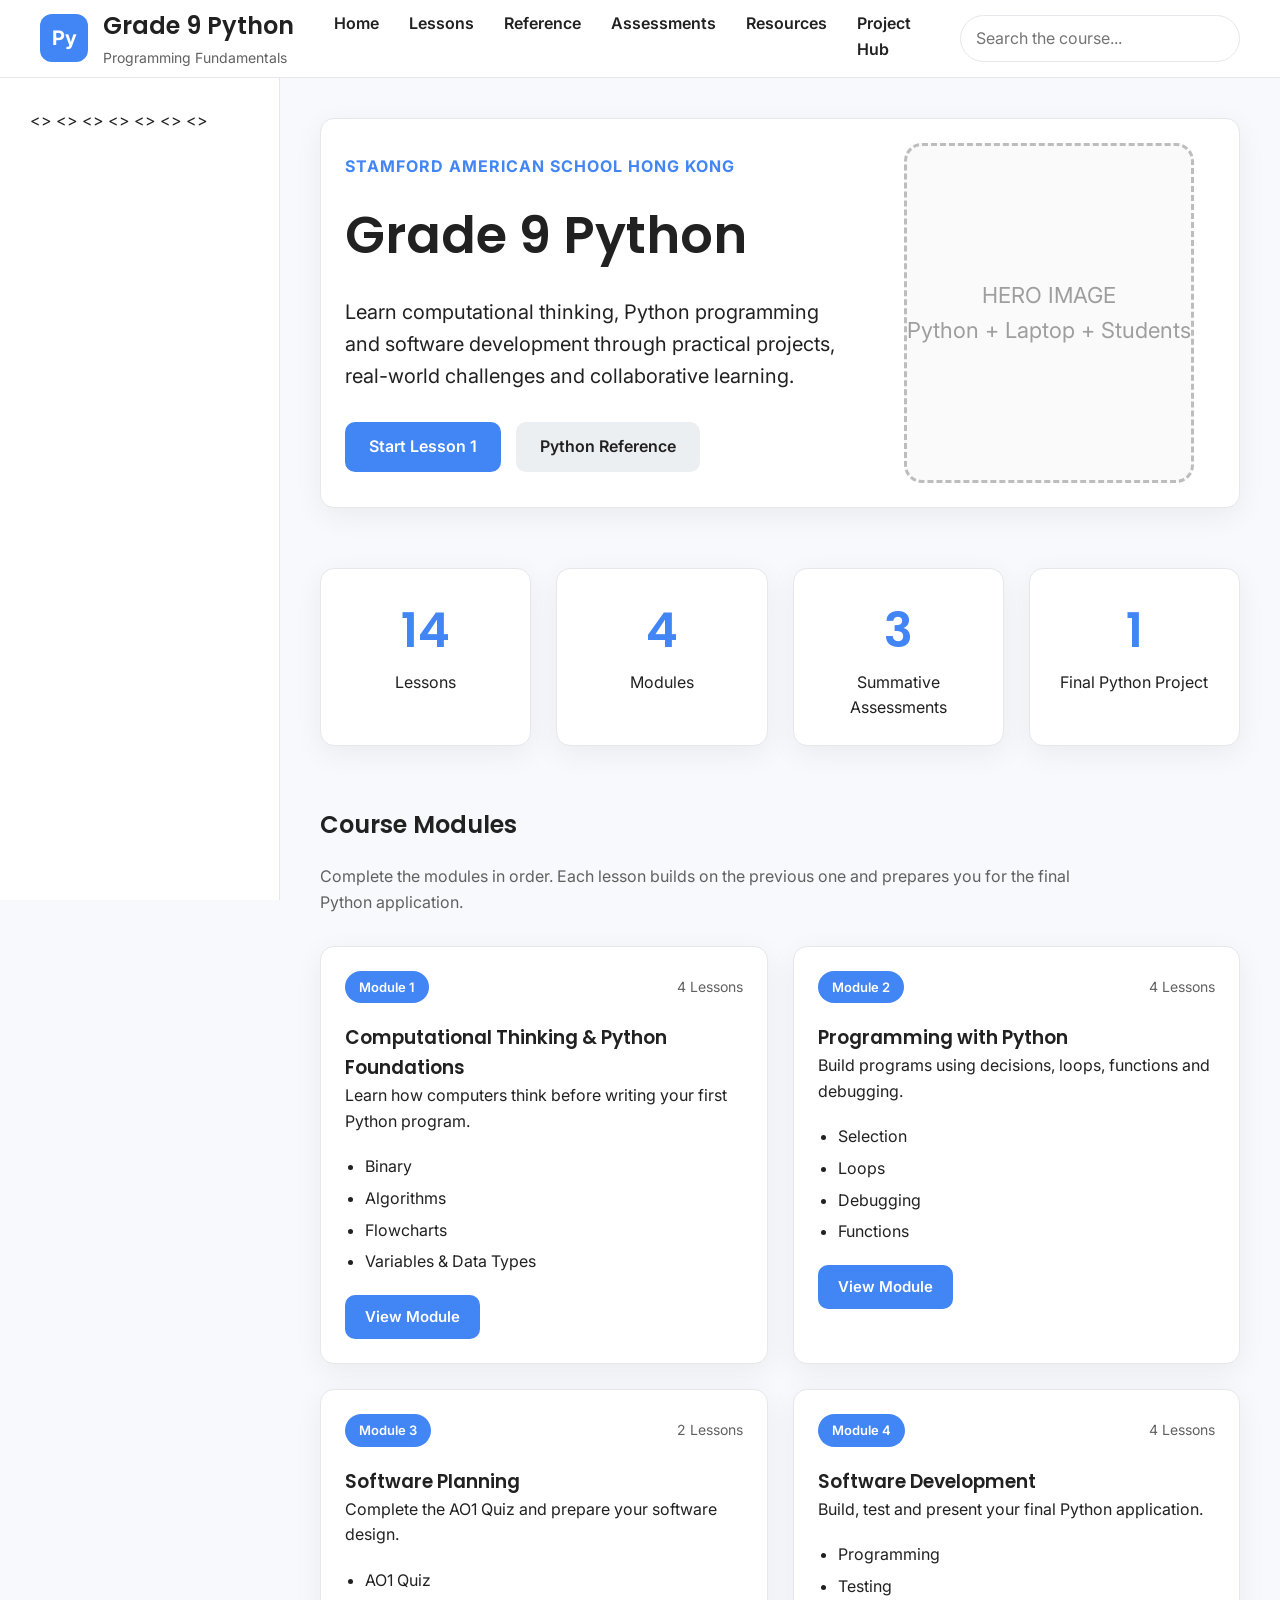
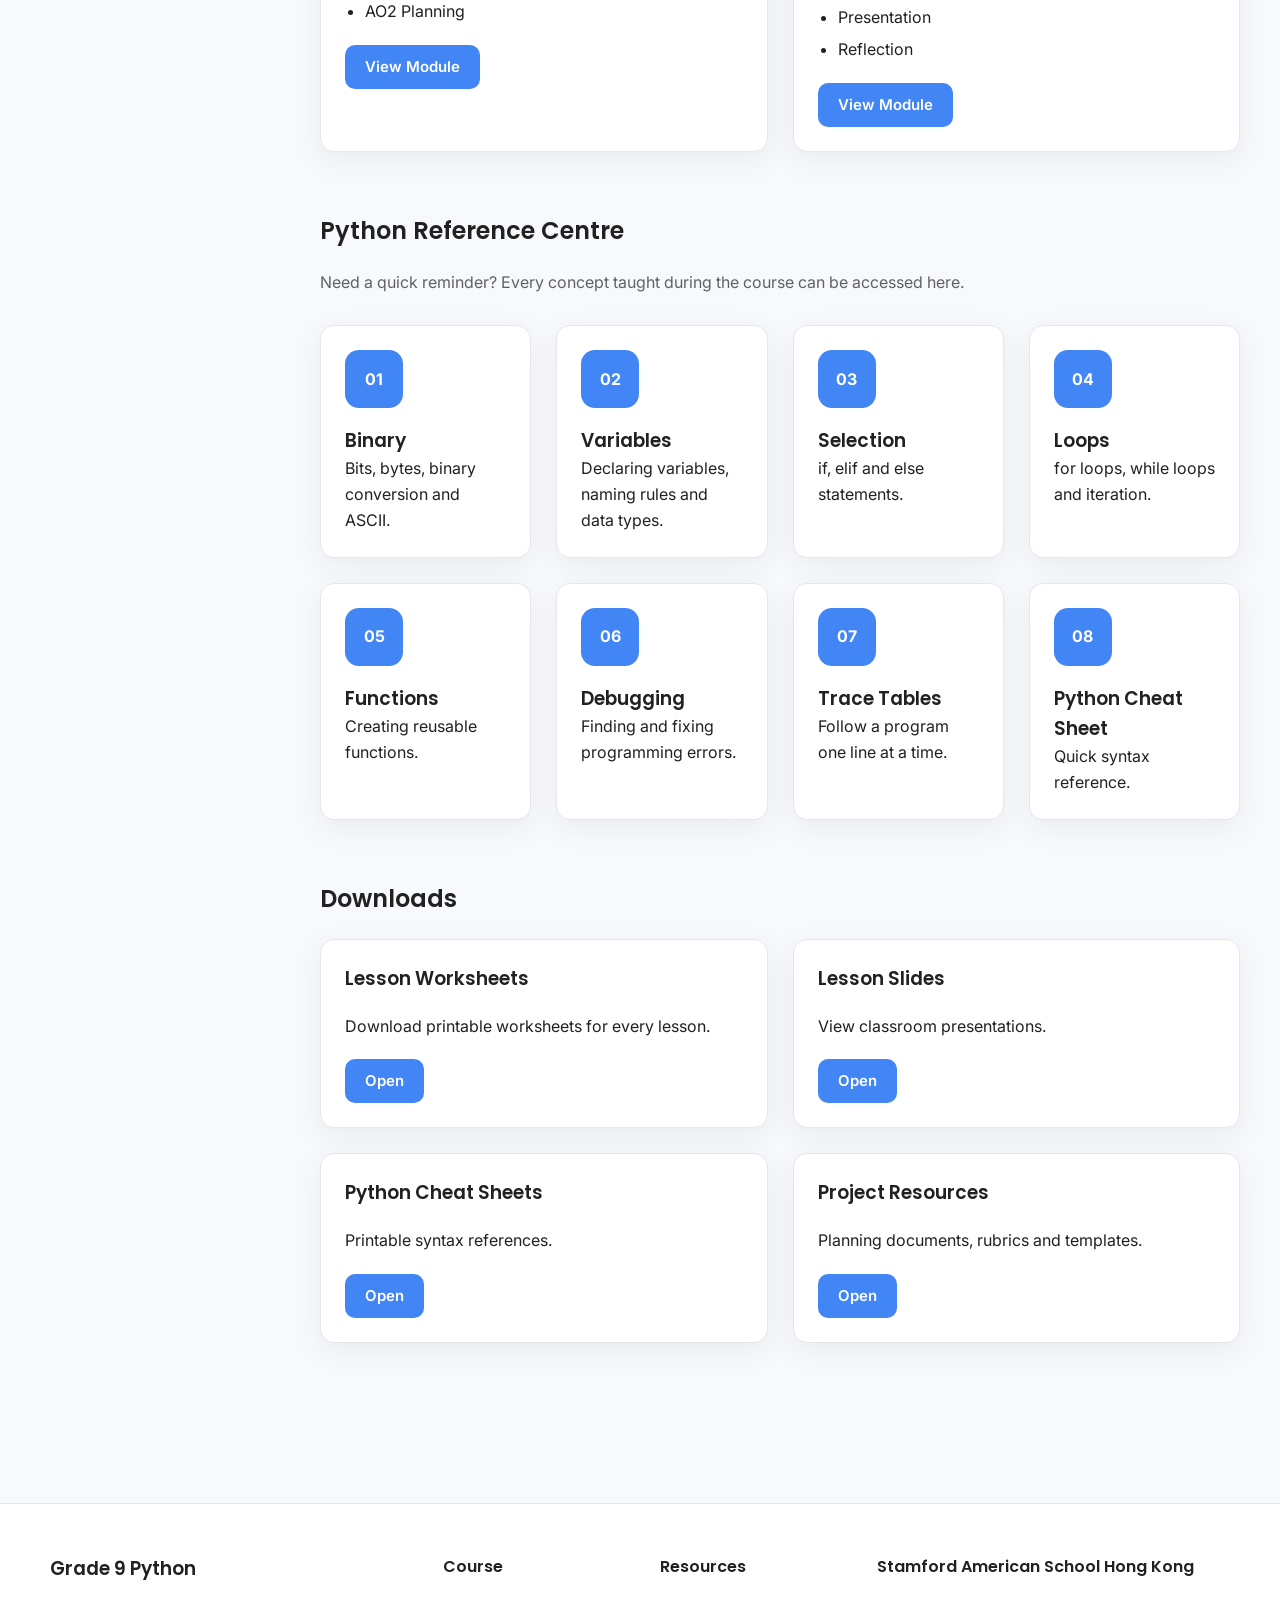
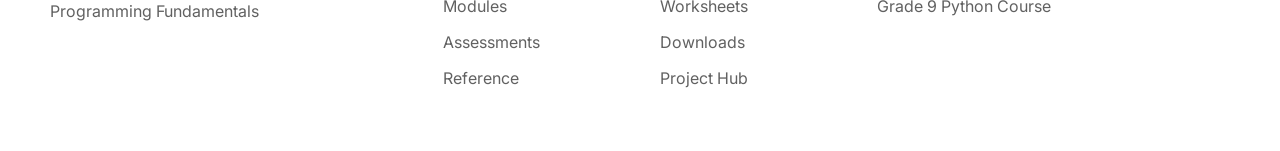
<file: index.html>
<!DOCTYPE html>
<html lang="en">
 <head>
  <meta charset="utf-8"/>
  <meta content="width=device-width, initial-scale=1.0" name="viewport"/>
  <title>
   Grade 9 Python | Stamford American School Hong Kong
  </title>
  <link href="https://fonts.googleapis.com" rel="preconnect"/>
  <link crossorigin="" href="https://fonts.gstatic.com" rel="preconnect"/>
  <link href="https://fonts.googleapis.com/css2?family=Inter:wght@300;400;500;600;700&amp;family=Poppins:wght@400;500;600;700&amp;family=JetBrains+Mono:wght@400;500&amp;display=swap" rel="stylesheet"/>
  <link href="style.css" rel="stylesheet"/>
  <link href="assets/icons/favicon.png" rel="icon"/>
 </head>
 <body>
  <!-- ===========================
TOP NAVIGATION
=========================== -->
  <header class="topbar">
   <div class="logo">
    <div class="logo-icon">
     Py
    </div>
    <div class="logo-text">
     <h2>
      Grade 9 Python
     </h2>
     <span>
      Programming Fundamentals
     </span>
    </div>
   </div>
   <nav>
    <a href="#">
     Home
    </a>
    <a href="#">
     Lessons
    </a>
    <a href="#">
     Reference
    </a>
    <a href="#">
     Assessments
    </a>
    <a href="#">
     Resources
    </a>
    <a href="#">
     Project Hub
    </a>
   </nav>
   <div class="nav-right">
    <input placeholder="Search the course..." type="text"/>
   </div>
  </header>
  <!-- ===========================
MAIN LAYOUT
=========================== -->
  <div class="page-layout">
   <!-- Sidebar -->
   <aside class="sidebar">
    <>
    </>
    <>
    </>
    <>
    </>
    <>
    </>
    <>
    </>
    <>
    </>
    <>
    </>
   </aside>
   <!-- Main Content -->
   <main class="content">
    <!-- HERO -->
    <section class="hero card">
     <div class="hero-content">
      <div>
       <p class="eyebrow">
        STAMFORD AMERICAN SCHOOL HONG KONG
       </p>
       <h1>
        Grade 9 Python
       </h1>
       <p class="hero-text">
        Learn computational thinking, Python programming and software development through practical projects, real-world challenges and collaborative learning.
       </p>
       <div class="hero-buttons">
        <a class="btn" href="lessons/lesson1.html">
         Start Lesson 1
        </a>
        <a class="btn secondary" href="reference/index.html">
         Python Reference
        </a>
       </div>
      </div>
      <div class="hero-image">
       <div class="placeholder">
        HERO IMAGE
        <br/>
        Python + Laptop + Students
       </div>
      </div>
     </div>
    </section>
    <!-- QUICK STATS -->
    <section class="stats">
     <div class="card stat">
      <h2>
       14
      </h2>
      <p>
       Lessons
      </p>
     </div>
     <div class="card stat">
      <h2>
       4
      </h2>
      <p>
       Modules
      </p>
     </div>
     <div class="card stat">
      <h2>
       3
      </h2>
      <p>
       Summative Assessments
      </p>
     </div>
     <div class="card stat">
      <h2>
       1
      </h2>
      <p>
       Final Python Project
      </p>
     </div>
    </section>
    <!-- MODULES -->
    <!-- ==========================================
COURSE MODULES
========================================== -->
    <section>
     <h2 class="section-title">
      Course Modules
     </h2>
     <p class="section-subtitle">
      Complete the modules in order. Each lesson builds on the previous one and prepares you for the final Python application.
     </p>
     <div class="module-grid">
      <!-- MODULE 1 -->
      <div class="card module-card">
       <div class="module-header">
        <span class="module-badge">
         Module 1
        </span>
        <span class="lesson-count">
         4 Lessons
        </span>
       </div>
       <h3>
        Computational Thinking &amp; Python Foundations
       </h3>
       <p>
        Learn how computers think before writing your first Python program.
       </p>
       <ul>
        <li>
         Binary
        </li>
        <li>
         Algorithms
        </li>
        <li>
         Flowcharts
        </li>
        <li>
         Variables &amp; Data Types
        </li>
       </ul>
       <a class="btn small" href="modules/module1.html">
        View Module
       </a>
      </div>
      <!-- MODULE 2 -->
      <div class="card module-card">
       <div class="module-header">
        <span class="module-badge">
         Module 2
        </span>
        <span class="lesson-count">
         4 Lessons
        </span>
       </div>
       <h3>
        Programming with Python
       </h3>
       <p>
        Build programs using decisions, loops, functions and debugging.
       </p>
       <ul>
        <li>
         Selection
        </li>
        <li>
         Loops
        </li>
        <li>
         Debugging
        </li>
        <li>
         Functions
        </li>
       </ul>
       <a class="btn small" href="modules/module2.html">
        View Module
       </a>
      </div>
      <!-- MODULE 3 -->
      <div class="card module-card">
       <div class="module-header">
        <span class="module-badge">
         Module 3
        </span>
        <span class="lesson-count">
         2 Lessons
        </span>
       </div>
       <h3>
        Software Planning
       </h3>
       <p>
        Complete the AO1 Quiz and prepare your software design.
       </p>
       <ul>
        <li>
         AO1 Quiz
        </li>
        <li>
         AO2 Planning
        </li>
       </ul>
       <a class="btn small" href="modules/module3.html">
        View Module
       </a>
      </div>
      <!-- MODULE 4 -->
      <div class="card module-card">
       <div class="module-header">
        <span class="module-badge">
         Module 4
        </span>
        <span class="lesson-count">
         4 Lessons
        </span>
       </div>
       <h3>
        Software Development
       </h3>
       <p>
        Build, test and present your final Python application.
       </p>
       <ul>
        <li>
         Programming
        </li>
        <li>
         Testing
        </li>
        <li>
         Presentation
        </li>
        <li>
         Reflection
        </li>
       </ul>
       <a class="btn small" href="modules/module4.html">
        View Module
       </a>
      </div>
     </div>
    </section>
    <!-- FEATURED LESSON -->
    <!-- ==========================================
PYTHON REFERENCE CENTRE
========================================== -->
    <section>
     <h2 class="section-title">
      Python Reference Centre
     </h2>
     <p class="section-subtitle">
      Need a quick reminder? Every concept taught during the course can be accessed here.
     </p>
     <div class="reference-grid">
      <div class="reference-card card">
       <div class="ref-icon">
        01
       </div>
       <h3>
        Binary
       </h3>
       <p>
        Bits, bytes, binary conversion and ASCII.
       </p>
      </div>
      <div class="reference-card card">
       <div class="ref-icon">
        02
       </div>
       <h3>
        Variables
       </h3>
       <p>
        Declaring variables, naming rules and data types.
       </p>
      </div>
      <div class="reference-card card">
       <div class="ref-icon">
        03
       </div>
       <h3>
        Selection
       </h3>
       <p>
        if, elif and else statements.
       </p>
      </div>
      <div class="reference-card card">
       <div class="ref-icon">
        04
       </div>
       <h3>
        Loops
       </h3>
       <p>
        for loops, while loops and iteration.
       </p>
      </div>
      <div class="reference-card card">
       <div class="ref-icon">
        05
       </div>
       <h3>
        Functions
       </h3>
       <p>
        Creating reusable functions.
       </p>
      </div>
      <div class="reference-card card">
       <div class="ref-icon">
        06
       </div>
       <h3>
        Debugging
       </h3>
       <p>
        Finding and fixing programming errors.
       </p>
      </div>
      <div class="reference-card card">
       <div class="ref-icon">
        07
       </div>
       <h3>
        Trace Tables
       </h3>
       <p>
        Follow a program one line at a time.
       </p>
      </div>
      <div class="reference-card card">
       <div class="ref-icon">
        08
       </div>
       <h3>
        Python Cheat Sheet
       </h3>
       <p>
        Quick syntax reference.
       </p>
      </div>
     </div>
    </section>
    <!-- ==========================================
DOWNLOAD CENTRE
========================================== -->
    <section>
     <h2 class="section-title">
      Downloads
     </h2>
     <div class="download-grid">
      <div class="card download-card">
       <h3>
        Lesson Worksheets
       </h3>
       <p>
        Download printable worksheets for every lesson.
       </p>
       <a class="btn small" href="resources/worksheets.html">
        Open
       </a>
      </div>
      <div class="card download-card">
       <h3>
        Lesson Slides
       </h3>
       <p>
        View classroom presentations.
       </p>
       <a class="btn small" href="resources/slides.html">
        Open
       </a>
      </div>
      <div class="card download-card">
       <h3>
        Python Cheat Sheets
       </h3>
       <p>
        Printable syntax references.
       </p>
       <a class="btn small" href="resources/cheatsheets.html">
        Open
       </a>
      </div>
      <div class="card download-card">
       <h3>
        Project Resources
       </h3>
       <p>
        Planning documents, rubrics and templates.
       </p>
       <a class="btn small" href="resources/project-resources.html">
        Open
       </a>
      </div>
     </div>
    </section>
   </main>
  </div>
  <footer>
   <div class="footer-grid">
    <div>
     <h3>
      Grade 9 Python
     </h3>
     <p>
      Programming Fundamentals
     </p>
    </div>
    <div>
     <h4>
      Course
     </h4>
     <p>
      Modules
     </p>
     <p>
      Assessments
     </p>
     <p>
      Reference
     </p>
    </div>
    <div>
     <h4>
      Resources
     </h4>
     <p>
      Worksheets
     </p>
     <p>
      Downloads
     </p>
     <p>
      Project Hub
     </p>
    </div>
    <div>
     <h4>
      Stamford American School Hong Kong
     </h4>
     <p>
      Grade 9 Python Course
     </p>
    </div>
   </div>
  </footer>
 </body>
</html>
</file>
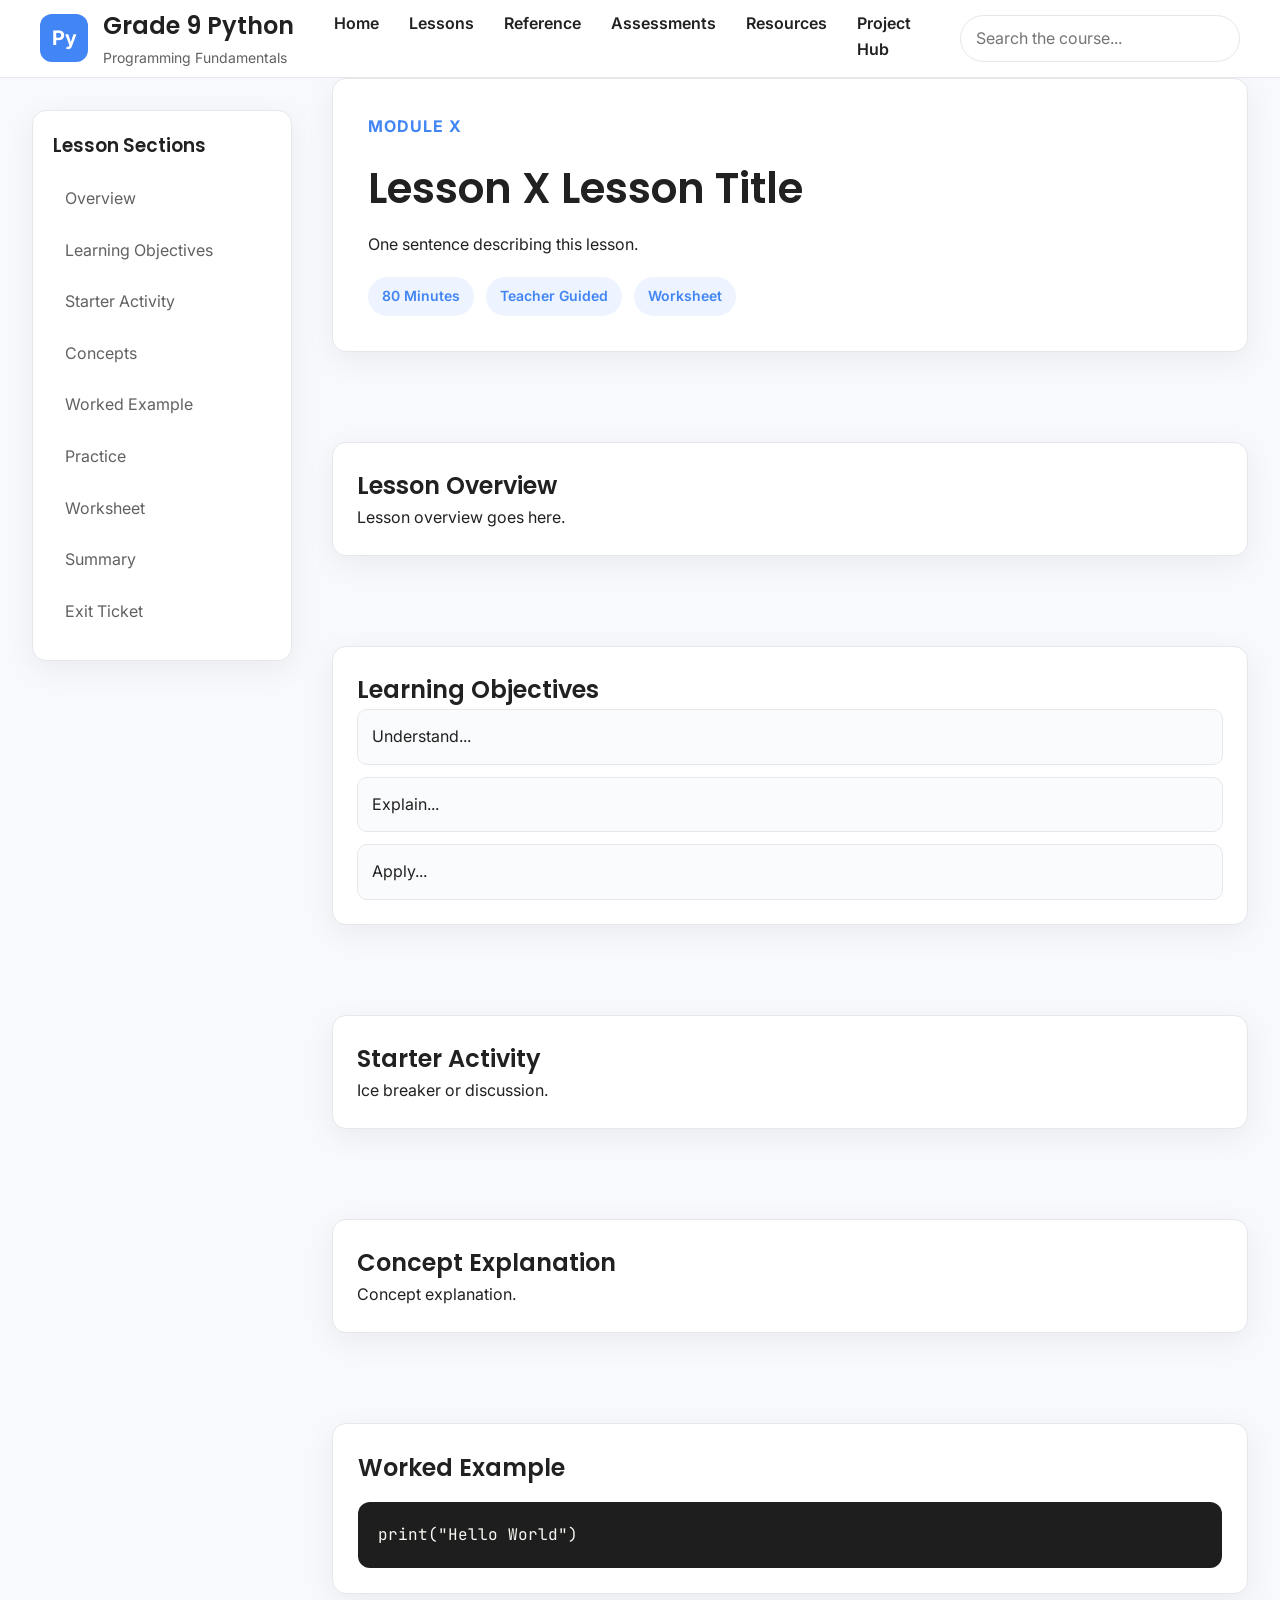
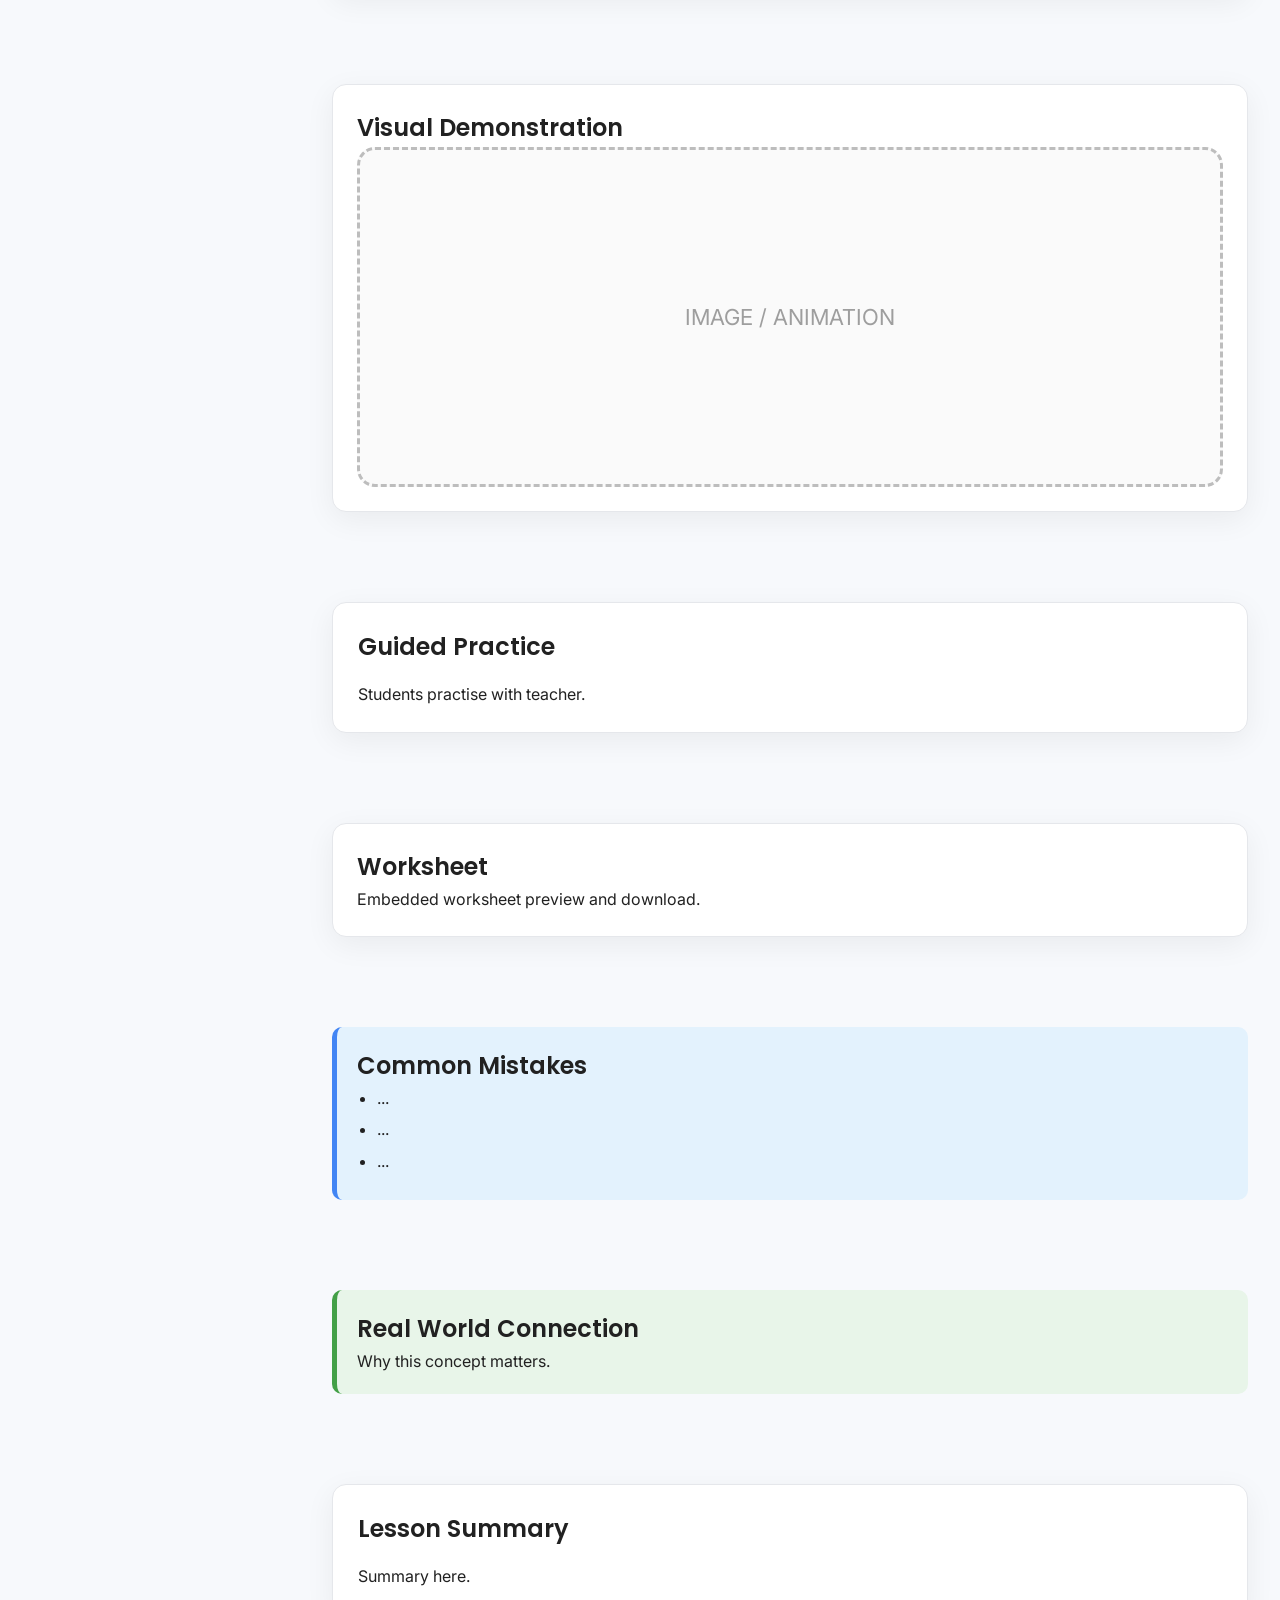
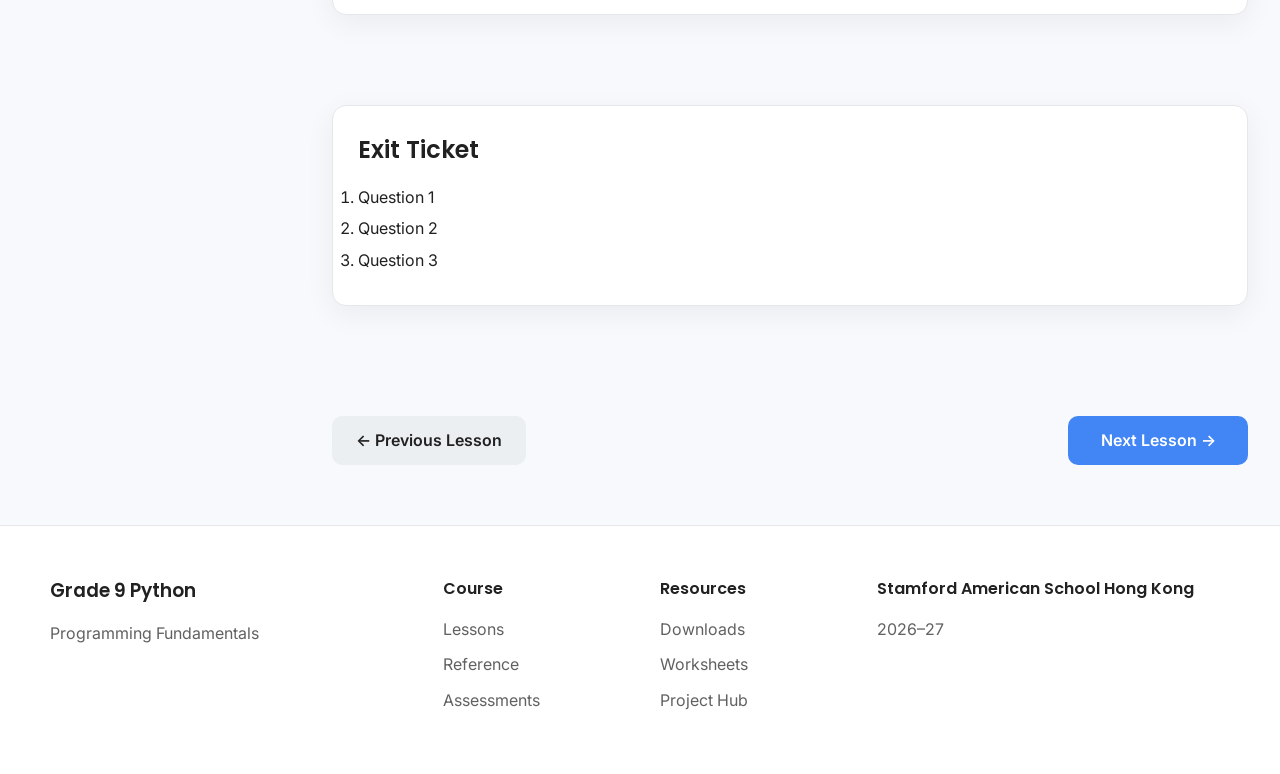
<file: lessons/lesson-template.html>
<!DOCTYPE html>
<html lang="en">

<head>

<meta charset="UTF-8">
<meta name="viewport" content="width=device-width, initial-scale=1.0">

<title>Lesson Title | Grade 9 Python</title>

<link rel="preconnect" href="https://fonts.googleapis.com">
<link rel="preconnect" href="https://fonts.gstatic.com" crossorigin>

<link href="https://fonts.googleapis.com/css2?family=Inter:wght@300;400;500;600;700&family=Poppins:wght@400;500;600;700&family=JetBrains+Mono:wght@400;500&display=swap" rel="stylesheet">

<link rel="stylesheet" href="../style.css">

</head>

<body>

<header class="topbar">

<div class="logo">

<div class="logo-icon">Py</div>

<div class="logo-text">

<h2>Grade 9 Python</h2>

<span>Programming Fundamentals</span>

</div>

</div>

<nav>

<a href="../index.html">Home</a>

<a href="#">Lessons</a>

<a href="#">Reference</a>

<a href="#">Assessments</a>

<a href="#">Resources</a>

<a href="#">Project Hub</a>

</nav>

<div class="nav-right">

<input type="text" placeholder="Search the course...">

</div>

</header>

<div class="container">

<div class="lesson-container">

<aside class="lesson-nav">

<h3>Lesson Sections</h3>

<a href="#overview">Overview</a>

<a href="#objectives">Learning Objectives</a>

<a href="#starter">Starter Activity</a>

<a href="#concepts">Concepts</a>

<a href="#example">Worked Example</a>

<a href="#practice">Practice</a>

<a href="#worksheet">Worksheet</a>

<a href="#summary">Summary</a>

<a href="#exit">Exit Ticket</a>

</aside>

<main class="lesson-content">

<section class="lesson-header">

<p class="eyebrow">

MODULE X

</p>

<h1>

Lesson X

Lesson Title

</h1>

<p>

One sentence describing this lesson.

</p>

<div class="lesson-meta">

<div class="lesson-tag">

80 Minutes

</div>

<div class="lesson-tag">

Teacher Guided

</div>

<div class="lesson-tag">

Worksheet

</div>

</div>

</section>

<section id="overview" class="card">

<h2>

Lesson Overview

</h2>

<p>

Lesson overview goes here.

</p>

</section>

<section id="objectives" class="card">

<h2>

Learning Objectives

</h2>

<div class="objective-list">

<div class="objective">

<div>

Understand...

</div>

</div>

<div class="objective">

<div>

Explain...

</div>

</div>

<div class="objective">

<div>

Apply...

</div>

</div>

</div>

</section>

<section id="starter" class="card">

<h2>

Starter Activity

</h2>

<p>

Ice breaker or discussion.

</p>

</section>

<section id="concepts" class="card">

<h2>

Concept Explanation

</h2>

<p>

Concept explanation.

</p>

</section>

<section id="example" class="example-card">

<h2>

Worked Example

</h2>

<div class="code-block">

print("Hello World")

</div>

</section>

<section class="card">

<h2>

Visual Demonstration

</h2>

<div class="placeholder">

IMAGE / ANIMATION

</div>

</section>

<section id="practice" class="practice-card">

<h2>

Guided Practice

</h2>

<p>

Students practise with teacher.

</p>

</section>

<section id="worksheet" class="card">

<h2>

Worksheet

</h2>

<p>

Embedded worksheet preview and download.

</p>

</section>

<section class="info-box">

<h2>

Common Mistakes

</h2>

<ul>

<li>...</li>

<li>...</li>

<li>...</li>

</ul>

</section>

<section class="success-box">

<h2>

Real World Connection

</h2>

<p>

Why this concept matters.

</p>

</section>

<section id="summary" class="summary-card">

<h2>

Lesson Summary

</h2>

<p>

Summary here.

</p>

</section>

<section id="exit" class="exit-ticket">

<h2>

Exit Ticket

</h2>

<ol>

<li>Question 1</li>

<li>Question 2</li>

<li>Question 3</li>

</ol>

</section>

<div class="lesson-navigation">

<a class="btn secondary">

← Previous Lesson

</a>

<a class="btn">

Next Lesson →

</a>

</div>

</main>

</div>

</div>

<footer>

<div class="footer-grid">

<div>

<h3>

Grade 9 Python

</h3>

<p>

Programming Fundamentals

</p>

</div>

<div>

<h4>

Course

</h4>

<p>Lessons</p>

<p>Reference</p>

<p>Assessments</p>

</div>

<div>

<h4>

Resources</h4>

<p>Downloads</p>

<p>Worksheets</p>

<p>Project Hub</p>

</div>

<div>

<h4>

Stamford American School Hong Kong</h4>

<p>

2026–27

</p>

</div>

</div>

</footer>

<script src="../script.js"></script>

</body>

</html>
</file>
<file: style.css>
/* ==========================================================
   GRADE 9 PYTHON COURSE
   Main Stylesheet v1.0
========================================================== */

/* ---------- RESET ---------- */
*,*::before,*::after{margin:0;padding:0;box-sizing:border-box;}
html{scroll-behavior:smooth;}
:root{
--primary:#4285F4;
--primary-dark:#2F6FDB;
--accent:#FFAB40;
--teal:#0097A7;
--bg:#F7F9FC;
--surface:#FFFFFF;
--text:#212121;
--text-light:#616161;
--border:#E5E7EB;
--success:#43A047;
--warning:#FB8C00;
--danger:#E53935;
--radius-sm:8px;
--radius:14px;
--radius-lg:20px;
--radius-xl:28px;
--shadow:0 8px 30px rgba(0,0,0,.06);
--space-xs:8px;
--space-sm:12px;
--space-md:20px;
--space-lg:30px;
--space-xl:50px;
--transition:.25s ease;
--sidebar-width:280px;
--header-height:78px;
}
body{margin:0;min-height:100vh;font-family:"Inter",sans-serif;background:var(--bg);color:var(--text);line-height:1.6;overflow-x:hidden;-webkit-font-smoothing:antialiased;text-rendering:optimizeLegibility;}
::selection{background:var(--primary);color:#fff;}
a{color:inherit;text-decoration:none;}
h1,h2,h3,h4,h5{font-family:"Poppins",sans-serif;font-weight:600;color:var(--text);}
code,pre{font-family:"JetBrains Mono",monospace;}
img{display:block;max-width:100%;height:auto;}
p{max-width:70ch;}
ul{margin:0;padding-left:20px;}
li{margin-bottom:6px;}
input,textarea,select{font:inherit;}
button,a,.card,input{transition:var(--transition);}
.hidden{display:none!important;}
.flex{display:flex;}
.flex-center{display:flex;align-items:center;justify-content:center;}
.grid{display:grid;}
.text-center{text-align:center;}
.mt-1{margin-top:10px}.mt-2{margin-top:20px}.mt-3{margin-top:30px}
.mb-1{margin-bottom:10px}.mb-2{margin-bottom:20px}.mb-3{margin-bottom:30px}
.container{width:min(1400px,95%);margin:auto}

/* BUTTONS */
.btn{display:inline-flex;align-items:center;justify-content:center;width:fit-content;padding:12px 24px;background:var(--primary);color:#fff;border:none;outline:none;border-radius:10px;font-weight:600;cursor:pointer;white-space:nowrap;user-select:none;font-family:inherit}
.btn:hover{background:var(--primary-dark);transform:translateY(-2px)}
.secondary{background:#ECEFF1;color:#212121}
.secondary:hover{background:#CFD8DC}
.small{padding:10px 20px;font-size:15px}

/* CARD */
.card{background:var(--surface);border:1px solid var(--border);border-radius:var(--radius);box-shadow:var(--shadow);padding:24px;overflow:hidden}

/* HEADER */
.topbar{height:var(--header-height);background:#fff;display:flex;align-items:center;justify-content:space-between;gap:40px;padding:0 40px;border-bottom:1px solid var(--border);position:sticky;top:0;z-index:999}
.logo{display:flex;align-items:center;gap:15px;cursor:pointer;user-select:none}
.logo-icon{width:48px;height:48px;border-radius:12px;background:var(--primary);color:#fff;display:flex;align-items:center;justify-content:center;font-size:20px;font-weight:700}
.logo-text span{font-size:14px;color:var(--text-light)}
nav{display:flex;flex:1;justify-content:center;gap:30px}
nav a{position:relative;padding-bottom:4px;font-weight:600}
nav a:hover{color:var(--primary)}
.nav-right{width:280px}
.nav-right input{width:100%;padding:10px 15px;border:1px solid var(--border);border-radius:999px;outline:none}
.nav-right input:focus{border-color:var(--primary)}

/* LAYOUT */
.page-layout{display:grid;grid-template-columns:var(--sidebar-width) 1fr;min-height:calc(100vh - var(--header-height))}
.sidebar{background:#fff;border-right:1px solid var(--border);padding:30px;overflow-y:auto;scrollbar-width:thin;position:sticky;top:var(--header-height);height:calc(100vh - var(--header-height))}
.course-progress{margin-bottom:40px}
.progress-bar{height:10px;background:#E0E0E0;border-radius:999px;overflow:hidden;margin:15px 0}
.progress-fill{width:0;height:100%;background:var(--primary)}
.sidebar-section{margin-bottom:35px}
.sidebar-section h3{font-size:17px;margin-bottom:12px;color:var(--primary)}
.sidebar-section a{display:block;padding:9px 0 9px 12px;border-left:3px solid transparent;color:var(--text-light)}
.sidebar-section a:hover{border-left-color:var(--primary);background:#F5F9FF}
.content{padding:40px}
section{margin-bottom:60px}

/* HOME */
.hero-content{display:grid;grid-template-columns:1.2fr .8fr;gap:40px;align-items:center}
.hero h1{font-size:clamp(2.5rem,4vw,4rem)}
.hero-image{display:flex;align-items:center;justify-content:center}
.eyebrow{color:var(--primary);font-weight:700;letter-spacing:1px;margin-bottom:15px}
.hero-text{font-size:20px;margin:20px 0}
.hero-buttons{display:flex;gap:15px;margin-top:30px}
.placeholder{height:340px;border:3px dashed #BDBDBD;border-radius:18px;display:flex;align-items:center;justify-content:center;text-align:center;background:#FAFAFA;color:#9E9E9E;font-size:22px}
.stats{display:grid;grid-template-columns:repeat(4,1fr);gap:25px}
.stat{text-align:center}.stat h2{font-size:48px;color:var(--primary)}
.section-title{margin-bottom:20px}.section-subtitle{margin-bottom:30px;color:var(--text-light);max-width:800px}

/* MODULES */
.module-grid{display:grid;grid-template-columns:repeat(2,1fr);gap:25px}
.module-card{cursor:pointer}
.module-card:hover{transform:translateY(-6px);box-shadow:0 20px 45px rgba(0,0,0,.08)}
.module-header{display:flex;justify-content:space-between;align-items:center;margin-bottom:20px}
.module-badge{background:var(--primary);color:#fff;padding:6px 14px;border-radius:999px;font-size:13px;font-weight:600}
.lesson-count{color:var(--text-light);font-size:14px}
.module-card ul{margin:20px 0}

/* REFERENCE */
.reference-grid{display:grid;grid-template-columns:repeat(4,1fr);gap:25px}
.reference-card{cursor:pointer}
.reference-card:hover{transform:translateY(-8px)}
.ref-icon{width:58px;height:58px;border-radius:14px;display:flex;align-items:center;justify-content:center;background:var(--primary);color:#fff;font-weight:700;margin-bottom:18px}

/* DOWNLOADS */
.download-grid{display:grid;grid-template-columns:repeat(2,1fr);gap:25px}
.download-card{display:flex;flex-direction:column;gap:20px}

/* TABLES */
table{width:100%;border-collapse:collapse;margin:25px 0}
th{background:var(--primary);color:#fff;padding:14px}
td{padding:14px;border:1px solid var(--border)}
tr:nth-child(even){background:#FAFAFA}

/* CODE */
.code-block{background:#1E1E1E;color:#F8F8F2;padding:20px;border-radius:12px;overflow:auto;font-family:"JetBrains Mono",monospace}

/* CALLOUTS */
.info-box,.warning-box,.success-box{padding:20px;border-radius:10px}
.info-box{background:#E3F2FD;border-left:5px solid var(--primary)}
.warning-box{background:#FFF3E0;border-left:5px solid var(--warning)}
.success-box{background:#E8F5E9;border-left:5px solid var(--success)}

/* FOOTER */
footer{background:#fff;border-top:1px solid var(--border);padding:50px;margin-top:60px}
.footer-grid{display:grid;grid-template-columns:2fr 1fr 1fr 2fr;gap:40px;align-items:start}
.footer-grid h3,.footer-grid h4{margin-bottom:15px}
.footer-grid p{color:var(--text-light);margin-bottom:10px}

/* ACCESSIBILITY */
a:focus,button:focus,input:focus{outline:3px solid rgba(66,133,244,.3);outline-offset:2px}

/* RESPONSIVE */
@media(max-width:1000px){
.topbar{flex-wrap:wrap;height:auto;padding:20px}
nav{width:100%;justify-content:flex-start;flex-wrap:wrap}
.nav-right{width:100%}
.page-layout{grid-template-columns:1fr}
.sidebar{display:none}
.hero-content,.module-grid,.download-grid,.footer-grid{grid-template-columns:1fr}
.stats{grid-template-columns:repeat(2,1fr)}
.reference-grid{grid-template-columns:repeat(2,1fr)}
}
/* ==========================================================
LESSON COMPONENTS
========================================================== */

.lesson-container{
display:grid;
grid-template-columns:260px 1fr;
gap:40px;
align-items:start;
}

.lesson-nav{
position:sticky;
top:110px;
background:var(--surface);
border:1px solid var(--border);
border-radius:var(--radius);
padding:20px;
box-shadow:var(--shadow);
}

.lesson-nav h3{
margin-bottom:15px;
}

.lesson-nav a{
display:block;
padding:10px 12px;
margin-bottom:6px;
border-radius:8px;
color:var(--text-light);
}

.lesson-nav a:hover{
background:#EDF4FF;
color:var(--primary);
}

.lesson-content{
display:flex;
flex-direction:column;
gap:30px;
}

.lesson-header{
padding:35px;
background:var(--surface);
border:1px solid var(--border);
border-radius:var(--radius);
box-shadow:var(--shadow);
}

.lesson-header h1{
font-size:42px;
margin-bottom:10px;
}

.lesson-meta{
display:flex;
gap:12px;
flex-wrap:wrap;
margin-top:20px;
}

.lesson-tag{
background:#EDF4FF;
color:var(--primary);
padding:8px 14px;
border-radius:999px;
font-size:14px;
font-weight:600;
}

.objective-list{
display:grid;
gap:12px;
}

.objective{
display:flex;
align-items:flex-start;
gap:12px;
padding:14px;
background:#FAFBFC;
border:1px solid var(--border);
border-radius:10px;
}

.example-card,
.practice-card,
.summary-card,
.exit-ticket{
background:var(--surface);
border:1px solid var(--border);
border-radius:var(--radius);
padding:25px;
box-shadow:var(--shadow);
}

.example-card h2,
.practice-card h2,
.summary-card h2,
.exit-ticket h2{
margin-bottom:15px;
}

.lesson-navigation{
display:flex;
justify-content:space-between;
margin-top:20px;
}

.lesson-navigation .btn{
min-width:180px;
}

@media(max-width:1000px){

.lesson-container{
grid-template-columns:1fr;
}

.lesson-nav{
position:relative;
top:auto;
}

}
</file>
